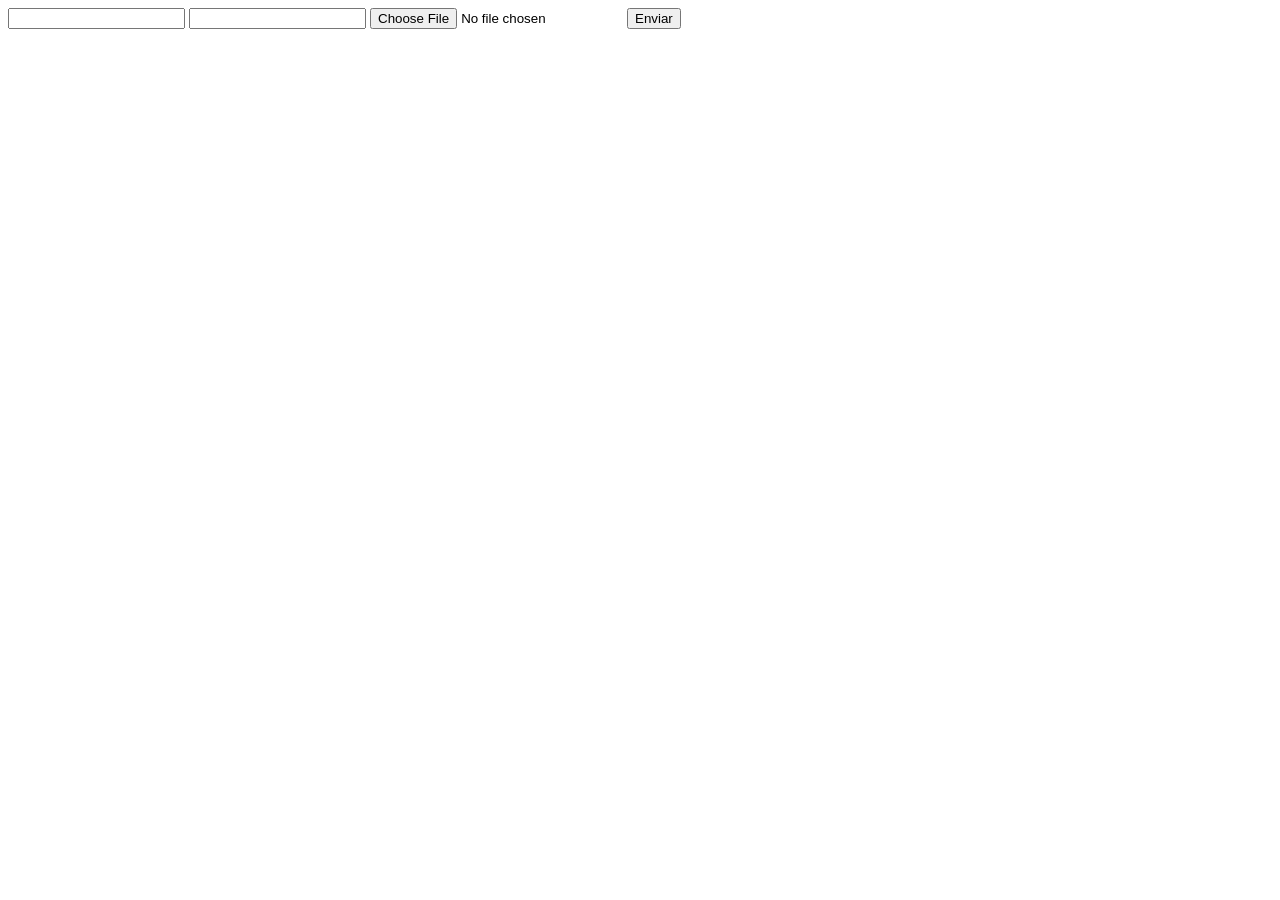
<file: DOCUMENTOS_DE_APOIO/exemplo_de_upload_de_arquivo/public/index.html>
<!DOCTYPE html>
<html lang="en">

<head>
  <meta charset="UTF-8">
  <meta http-equiv="X-UA-Compatible" content="IE=edge">
  <meta name="viewport" content="width=device-width, initial-scale=1.0">
  <title>Upload</title>
</head>

<body>

  <div>
    <input name="nome" id="nome" type="text" />
    <input name="email" id="email" type="url" />
    <input name="foto" id="foto" type="file" />
    <button onclick="enviar()">Enviar</button>
  </div>

  <div id="container"></div>
</body>

</html>

<script>
  function enviar() {
    const formData = new FormData();
    formData.append('foto', foto.files[0])
    formData.append('nome', nome.value)
    formData.append('email', email.value)

    fetch("/usuarios/cadastro", {
      method: "POST",
      body: formData
    })
      .then(res => {
        window.location = "./perfil.html"
      })
      .catch(err => {
        console.log(err);
      })
  }
</script>
</file>
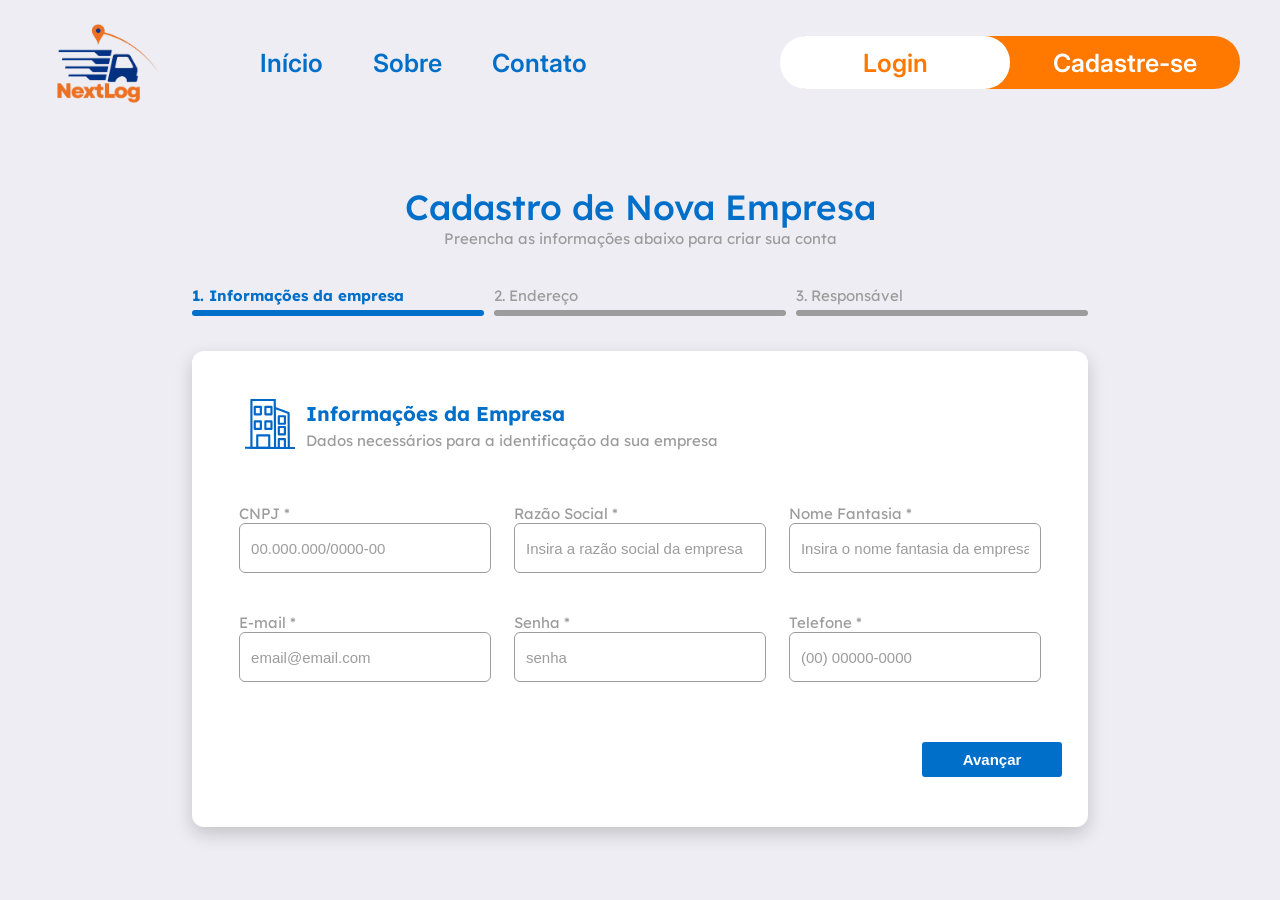
<file: public/cadastro.html>
<!DOCTYPE html>
<html lang="PT-BR">

<head>
  <meta charset="UTF-8">
  <meta name="viewport" content="width=device-width, initial-scale=1.0">
  <title>Cadastro</title>
  <link rel="stylesheet" href="css/global.css">
  <link rel="stylesheet" href="css/cadastro.css">
</head>

<body>
  <div class="nav1" id="navbar">
   
  </div>
  <div class="conteudo-preLogin">

    <div class="titulo">
      <h1>Cadastro de Nova Empresa</h1>
    </div>

    <div class="texto">
      <p>Preencha as informações abaixo para criar sua conta</p>
    </div>

    <div class="etapas">

      <div class="etapa">
        <span id="etapa1" class="etapa-atual">
          1. Informações da empresa
        </span>
      <div class="barra-atual" id="barra1"></div>
      </div>

    <div class="etapa">
        <span id="etapa2">
          2. Endereço 
        </span>
        <div class="barra" id="barra2"></div>
     </div>

     <div class="etapa">
        <span id="etapa3">
          3. Responsável
        </span>
     <div class="barra" id="barra3"></div>
     </div>
     </div>

    </div>
    
    <div class="card-cadastro">

    <form id="formCadastro">

    <div id="conteudo-informacoes">
    <div class="card-cabecalho">
    <div class="icone">
    <img src="./assets/icon/empresa.svg">
    </div>

    <div class="texto-card">

    <h2>Informações da Empresa</h2>

    <p>Dados necessários para a identificação da sua empresa</p>

    </div>
    </div>

    <div class="formulario-cadastro">

    <div class="campo">

      <h4>CNPJ *</h4>
        
      <input type="text" id="input_cnpj" placeholder="00.000.000/0000-00">

    </div>

      <div class="campo">
        
       <h4>Razão Social *</h4>
        
        <input type="text" id="input_razao" placeholder="Insira a razão social da empresa">

      </div>

      <div class="campo">

        <h4>Nome Fantasia *</h4>
        
        <input type="text" id="input_nomefantasia" placeholder="Insira o nome fantasia da empresa">

      </div>

       <div class="campo">

        <h4>E-mail *</h4>
        
        <input type="text" id="input_email" placeholder="email@email.com">

      </div>

      <div class="campo">

       <h4>Senha *</h4>
        
        <input type="password" id="input_senha" placeholder="senha">

      </div>

      <div class="campo">

        <h4>Telefone *</h4>
        
        <input type="text" id="input_telefone" placeholder="(00) 00000-0000">

      </div>

    </div>

    <div class="botoes">
      <button type="button" class="botao-avancar"onclick="avancar()">Avançar</button>
    </div>
    </div>
   
    <div id="conteudo-endereco" style="display:none;">
    <div class="card-cabecalho">
    <div class="icone">
    <img src="./assets/icon/localizacao.svg">
    </div>

    <div class="texto-card">

      <h2>Endereço da empresa</h2>

      <p>Dados necessários para a identificação da sua empresa</p>

      </div>
    </div>
    <div class="formulario-cadastro">

      <div class="campo">
        <h4>CEP</h4>
        <input type="text" id="input_cep" placeholder="00000-00">
      </div>

      <div class="campo">
        <h4>Logradouro</h4>
        <input type="text" id="input_logradouro" placeholder="Insira o logradouro da empresa">
      </div>

      <div class="campo">
        <h4>Número</h4>
        <input type="text" id="input_numero"placeholder="000">
      </div>

      <div class="campo">
        <h4>Complemento (opcional)</h4>
        <input type="text" id="input_complemento" placeholder="000">
      </div>

      <div class="campo">
        <h4>Bairro</h4>
        <input type="text" id="input_bairro" placeholder="Insira o bairro da empresa">
      </div>

      <div class="campo">
        <h4>Cidade</h4>
        <input type="text" id="input_cidade" placeholder="Insira cidade da empresa">
      </div>
      </div>

    <div class="botoes">
      <button type="button" class="botao-volta" onclick="voltar()">Voltar</button>
    
      <button type="button" class="botao-avancar" onclick="avancar2()">Avançar</button>
    </div>
    </div>

    <div id="conteudo-responsavel" style="display:none;">

      <div class="card-cabecalho">
      <div class="icone">
      <img src="./assets/icon/responsavel.svg">
      </div>

     <div class="texto-card">

       <h2>Responsável</h2>

      <p>Dados necessários para a identificação da sua empresa</p>
       </div>
       </div>

    <div class="formulario-cadastro">

      <div class="campo">
        <h4>CPF</h4>
        <input type="text" id="input_cpf" placeholder="00000-00">
      </div>

      <div class="campo">
        <h4>Nome</h4>
        <input type="text" id="input_nomeresponsavel" placeholder="Insira nome do responsável ">
      </div>

      <div class="campo">
        <h4>E-mail</h4>
        <input type="text" id="input_emailresponsavel" placeholder="email@email.com">
      </div>

       <div class="campo">
        <h4>Telefone</h4>
        <input type="text" id="input_telefoneresponsavel" placeholder="(00) 00000-0000">
      </div>

       <div class="campo">
        <h4>Cargo</h4>
        <input type="text" id="input_cargo" placeholder="Insira cargo do responsável">
      </div>

       <div class="campo">
        <h4>Senha</h4>
        <input type="text" id="input_senharesponsavel" placeholder="senha">
      </div>
      </div>
      

      <div class="botoes">
      <button type="button" class="botao-volta" onclick="voltar2()">Voltar</button>

      <button type="button" class="botao-avancar" onclick="finalizar()">Finalizar</button>

      </div>

    </form>
    </div>

</body>
<script src="js/componentes/navbar.js"></script>
<script src="js/session.js"></script>
<script src="js/cadastro.js"></script>

</html>
</file>
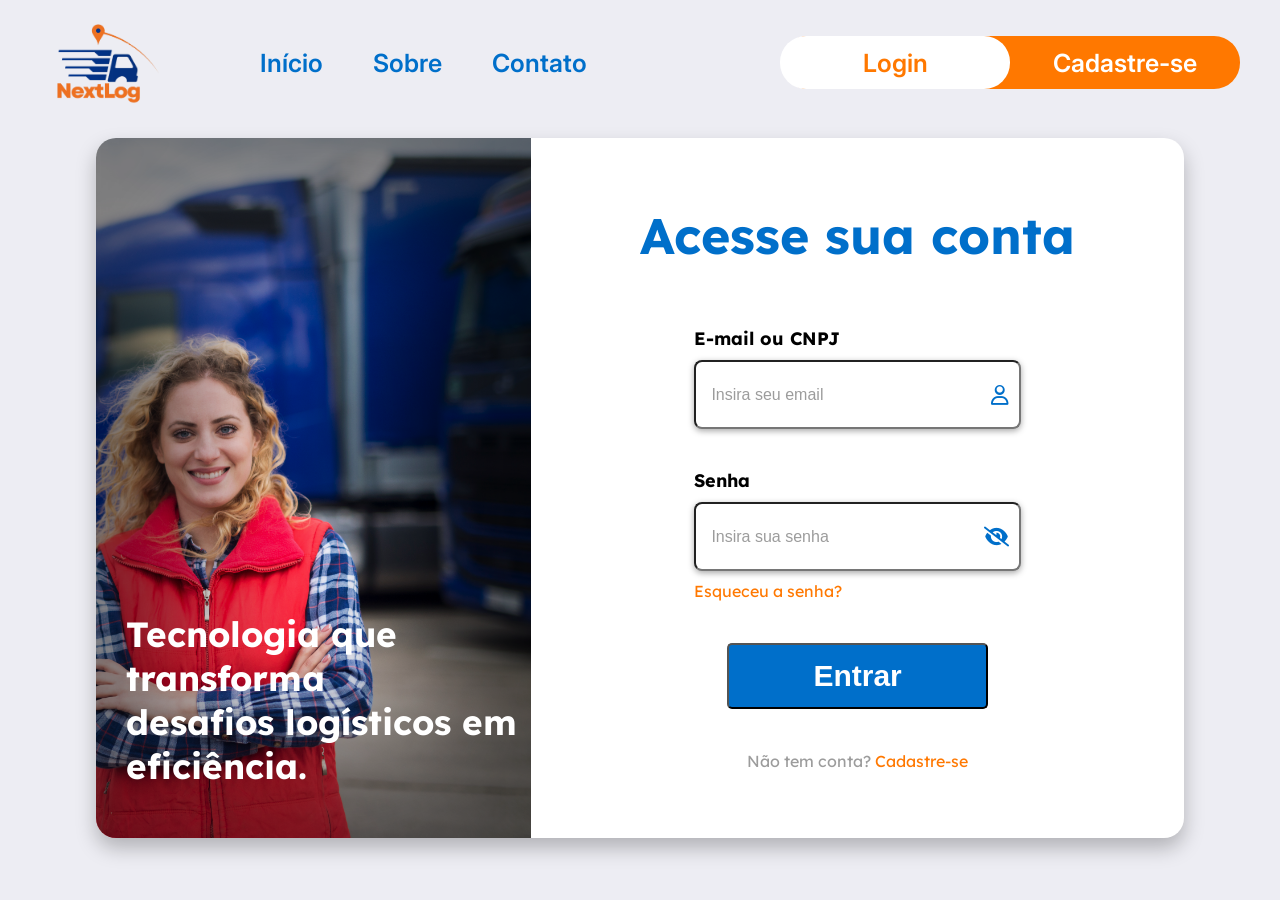
<file: public/login.html>
<!DOCTYPE html>
<html lang="pt-BR">

<head>
  <meta charset="UTF-8">
  <meta name="viewport" content="width=device-width, initial-scale=1.0">
  <title>Faça seu login</title>
  <link rel="stylesheet" href="css/global.css">
  <link rel="stylesheet" href="css/login.css">
</head>
<!-- Cada página possui seu próprio arquivo JS e CSS. Dê preferência ao uso dos arquivos existentes e, caso seja necessário, crie novos arquivos. -->

<body>
  <div class="nav1" id="navbar"></div>
  <main>
    <div class="quadrado-grande">
      <div class="quadrado-1">
        <img src="./assets/imgs/login.jpg" alt="" class="imagem">
        <span class="texto-eduardo">
          Tecnologia que transforma <br>
          desafios logísticos em eficiência. 
        </span>
      </div>
      <div class="quadrado-2">
        <div class="informacoes">
          <h1 class="titulo">
            Acesse sua conta
          </h1>
          <div class="campo">
            <label for="ipt_user" class="label-title">E-mail ou CNPJ</label>
            <div class="input-email-wrapper">
              <input type="text" id="ipt_user" class="input" placeholder="Insira seu email">
              <i class="fa-regular fa-user"></i>
            </div>
          </div>
          <div class="campo">
            <label for="ipt_password" class="label-title">Senha</label>
            <div class="input-senha-wrapper">
              <input type="password" id="ipt_password" class="input" placeholder="Insira sua senha">
              <i class="fa-solid fa-eye-slash" id="toggle-senha"></i>
            </div>
            <a href="" class="links">Esqueceu a senha?</a>
          </div>
          <div class="campo-entrar">
            <button id="botao_entrar" class="botao-entrar">
              <h2 class="titulo-botao">
                Entrar
              </h2>
            </button>
          </div>
          <div class="campo-cadastrar">
            <span class="nao-tem">Não tem conta? </span><a href="cadastro.html" class="links">Cadastre-se</a>
          </div>
        </div>
      </div>
    </div>
  </main>

  <script src="js/componentes/navbar.js"></script>
  <script src="js/session.js"></script>
  <script src="js/login.js"></script>
</body>

</html>
</file>
<file: public/css/global.css>
@import url('https://fonts.googleapis.com/css2?family=Lexend+Deca&display=swap');
 @import url('https://fonts.googleapis.com/css2?family=Inter:wght@100..900&display=swap');
 @import url('https://cdnjs.cloudflare.com/ajax/libs/font-awesome/6.7.2/css/all.min.css');
 /* Este arquivo contem configurações de style dos componentes que estão presentes em varias telas 
 coloque apenas codigos que se repetem muito */

 /* Por favor usem as variaveis para facilitar a configuração do modo escuro  */
 /* Usem tbm o 'rem' inves do px, nas letras para facilitar a resposividade */
 * {
     --azul: #006FCA;
     --azulEscuro: #004D8D;
     --laranja: #FF7800;
     --fundo: #ededf3;
     --branco: #FFFFFF;
     --cinza: #9C9C9C;
     font-size: 1px;
     margin: 0px;

 }

 body {
     font-family: 'Lexend Deca', sans-serif;
     background-color: var(--fundo);

     * {
         font-size: 16rem;
     }
 }

 /* Usem tbm o 'rem' inves do 'px', nas letras para facilitar a resposividade */
 /*
 Exemplo de como usar 
 .componente{
    font-size: 30rem;
    background-color:var(--F6F6F6);
    color:var(--laranja);
    border-color:var(--azul);
 } */


 .nav1 {
     .menu {
         display: none;
     }

     font-family: 'Inter',
     sans-serif;
     display: flex;
     justify-content: space-between;
     align-items: center;
     padding-inline: 40px;
     padding-top: 20px;
     position: sticky;
     top: 0px;
     left: 0px;
     transition: 500ms;

     .esquerda {
         align-items: center;
         display: flex;
         gap: 100px;

         .logo {
             object-fit: cover;
             width: 120px;

             img {
                 display: block;
                 width: 100%;
                 height: 100%;
             }
         }

         .links {
             display: flex;
             gap: 50px;

             a {
                 text-decoration: none;
                 font-size: 25rem;
                 color: var(--azul);
                 font-weight: 600;
             }

             a:hover {
                 transform: translateY(-2px);
                 color: var(--laranja);
             }
         }
     }

     .entradas {
         background-color: var(--laranja);
         display: flex;
         border-radius: 26px;
         padding: 0px;
         margin: 0px;

         a {
             font-size: 25rem;
             width: 230px;
             display: flex;
             align-items: center;
             justify-content: center;
             height: 53px;
             border-radius: 26px;
             text-decoration: none;
             color: #fff;
             font-weight: 600;
             padding: 0px;
             margin: 0px;
         }

         .login {
             background-color: var(--branco);
             color: var(--laranja);
             margin-left: -2px;

         }



     }

     .entradas:has(.login:hover) {
         background-color: var(--branco);

         a {
             color: var(--laranja);
         }

         .login {
             background-color: var(--laranja);
             color: #fff;
         }
     }

 }

 .conteudo-preLogin {
     width: 100%;

 }

 main {
     display: flex;

     .main-posLogin {
         flex: 1;

         padding-inline: 20px;
         padding-top: 30px;

         .topo {
             display: flex;
             justify-content: space-between;

             .titulo {
                 color: var(--azulEscuro);
                 font-size: 40rem;
                 font-weight: 600;
             }

             .user {
                 display: flex;
                 align-items: center;
                 gap: 40px;

                 .userButton {
                     border-radius: 50%;
                     overflow: hidden;
                     width: 65px;
                     height: 65px;
                     display: flex;
                     align-items: center;
                     justify-content: center;

                     img {
                         object-fit: cover;
                         width: 100%;
                         height: 100%;
                     }
                 }

                 .buttonSair {
                     background-color: var(--laranja);
                     height: 40px;
                     width: 165px;
                     display: flex;
                     align-items: center;
                     justify-content: center;
                     text-decoration: none;
                     color: #fff;
                     font-size: 20px;
                     font-weight: 600;
                     border-radius: 5px;
                 }

                 .buttonSair:hover {
                     transform: translateY(-2px);
                     box-shadow: 0 4px 10px rgba(0, 0, 0, 0.15);

                 }
             }
         }
     }

     .conteudo {
         width: 100%;
         margin-top: 40px;
     }
 }

 .sidebar {
     box-sizing: border-box;
     display: flex;
     flex-direction: column;
     padding: 20px 15px;
     width: 400px;
     height: 100vh;
     position: sticky;
     top: 0px;
     left: 0px;

     .logo {
         object-fit: cover;
         width: 100px;

         img {
             display: block;
             width: 100%;
             height: 100%;
         }
     }

     .links {
         display: flex;
         flex-direction: column;
         gap: 40px;
         margin-top: 30px;

         .link {
             background-color: transparent;
             color: var(--cinza);
             padding-inline: 15px;
             display: flex;
             align-items: center;
             justify-content: start;
             border-radius: 25px;
             height: 60px;
             font-size: 26rem;
             text-decoration: none;
             font-weight: 500;
             gap: 10px;

             i {
                 font-size: 30px;
             }

             transition: 300ms;
         }

         :hover {
             background-color: #006fcad0;
             color: #fff;
         }

         .ativo {
             background-color: var(--azul);
             color: #fff;
         }
     }
 }

 @media (max-width: 800px) {
     .nav1 {
         z-index: 99;
         justify-content: start;
         padding-inline: 10px;
        align-items: center;
        height: 70px;
     padding-top: 0px;

         .menu {
             display: block;
             background-color: transparent;
             border: none;

             i {
                 font-size: 30rem;
                 color: var(--azulEscuro);
             }
         }

         .esquerda {
            order: 2;
           
              .logo {
                margin-left: 20px;
                margin-top: -10px;
             object-fit: cover;
             width: 70px;

             img {
                 display: block;
                 width: 100%;
                 height: 100%;
             }
         }
             .links {
                 display: none;
             }
         }

         .entradas {
            width: 230px;
            display: none;
             background-color: transparent;
            gap: 20px;
            margin-left: 20px;
             a {
                 font-size:17rem;
                 width:max-content;
                 color: var(--laranja);
             }
             
             .login {
                 background-color: transparent;
             }

       
         }
               .entradas:has(.login:hover) {
                 background-color:transparent;

                 a {
                     color: var(--laranja);
                 }

                 .login {
                     background-color: transparent;
                     color: var(--laranja);
                 }
             }
     }
 }
</file>
<file: public/css/cadastro.css>
.conteudo-preLogin{
   width:100%;
   box-sizing:border-box;
   padding-top: 70rem;
}

.titulo{
   text-align:center;
}

.titulo h1{
   color: var(--azul);
   font-size: 35rem;
   font-weight: 500;
   margin-top: 10rem;

}

.texto{
   text-align:center;
}

.texto p{
   color: var(--cinza);
   font-size: 15rem;
}

.etapas{
   width: 70%;
   margin: 38rem auto 35rem;
   display:flex;
   gap:10rem;
}

.etapa{
   flex:1;
}

.etapa span{
   display:block;
   color: var(--cinza);
   font-size: 15rem;
   margin-bottom: 5rem;
}

.etapa .etapa-atual {
   color: var(--azul);
   font-weight: bold;
}

.barras{
   display: flex;
   gap: 6rem;
}


.barra, .barra-atual{
   height: 6rem;
   flex: 1;
   border-radius: 10rem;
}

.barra{
   background-color: var(--cinza);
}

.barra-atual {
   background-color: var(--azul);
}

.card-cadastro{
   width: 70%;
   min-height: 450rem;   
   margin: 0 auto;
   padding: 50rem 26rem; 
   box-sizing: border-box;  
   background-color: var(--branco);   
   border-radius: 12rem;   
   box-shadow: 0 7rem 18rem rgba(0, 0, 0, 0.18);
   position: relative;
}

.card-cabecalho {
   display: flex;
   align-items: center;
   gap: 12rem;
   margin-bottom: 27rem;
}

.icone {
   width: 34rem;
   height: 34rem;
   display: flex;
   align-items: center;
   justify-content: center;
   flex-shrink: 0;
   transform: translate(35rem, -15rem);
}

.icone img {
   width: 50rem;
   height: 50rem;
   object-fit: contain;
}

.texto-card{
   margin-left: 42rem;
   margin-bottom: 27rem;
}

.texto-card h2 {
   color: var(--azul);
   font-size: 20rem;
   margin-bottom: 5rem;
}

.texto-card p {
   color: var(--cinza);
   font-size: 15rem;
   margin:0;
}

.formulario-cadastro {
   width:95%;
   margin: 0 auto;
   display: grid;
   grid-template-columns:1fr 1fr 1fr;
   column-gap: 23rem;
   row-gap: 40rem;
}

.campo{
   width:100%;
   display: flex;
   flex-direction: column;
}

.campo h4{
   color: var(--cinza);
   font-size: 15rem;
   font-weight: 400;
   margin-bottom: 5;
}

.campo input {
   width: 100%;
   height: 50rem;
   box-sizing: border-box;
   padding: 0 11rem;
   background-color: var(--branco);
   border: 1rem solid var(--cinza);
   border-radius: 6rem;
   outline: none;
   color: var(--preto);
   font-size: 15rem;
}

.campo input::placeholder {
   color: var(--cinza);
}

.campo input:focus {
   border-color: var(--azul);
}

.botoes { 
   display: flex;
   justify-content: flex-end;
   align-items: center;
   gap: 30rem;
   margin-top: 60rem;
 }

 .botao-volta {
   border: none;
   background: none;
   color: var(--azul);
   font-size: 15rem;
   font-weight: bold;
   cursor: pointer;
   padding: 0;
 }

 .botao-volta:hover {
   opacity: 0.7; 
   }

 .botao-avancar { 
   width: 140rem;
   height: 35rem;
   border: none;
   border-radius: 3rem;
   background-color: var(--azul);
   color: var(--branco);
   font-size: 15rem;
   font-weight: bold;
   cursor: pointer;
   }

   .botao-avancar:hover {
   opacity: 0.9;
   }

.botao {
   display: flex;
   justify-content: flex-end;
   margin-top: 20rem;
}


.botao button {
   width: 140rem;
   height: 35rem;
   border: none;
   border-radius: 3rem;
   background-color: var(--azul);
   color: var(--branco);
   font-size: 15rem;
   font-weight: bold;
   cursor: pointer;
}


.botao button:hover {
   opacity: 0.9;
}

@media (max-width: 800px) {
   .etapas,
   .card-cadastro {
   width: 90%;
   }

}

@media (max-width: 600px) {

   .conteudo-preLogin {
   padding-top: 32rem;
   }

   .titulo h1 {
   font-size: 22rem;
   }
   .etapa{
     span{
       font-size: 8rem;
     }
   }

   .formulario-cadastro {
   grid-template-columns: 1fr;
   }

   .card-cadastro {
   padding: 20rem;
   }

   .etapas {
   margin-top: 29rem;
   }
   }
</file>
<file: public/css/login.css>
/* Por favor usem as variaveis para facilitar a configuração do modo escuro  */
 /* Usem tbm o 'rem' inves do px, nas letras para facilitar a resposividade */
 
 /*
 Exemplo de como usar as variaveis de cor e o rem
 .componente{
    font-size: 30rem;
    background-color:var(--F6F6F6);
    color:var(--laranja);
    border-color:var(--azul);
 } 
As variaveis estão declaradas no arquivo global.css
Não é necessário copiar as variaveis aqui ,apenas use o var(--variavel);
    
 */

 body {
   display: flex;
   flex-direction: column;
   min-height: 100vh;
   background-color: var(--fundo);
 }

 main {
   flex: 1;
   display: flex;
   justify-content: center;
   align-items: center;
   
   .quadrado-grande {
      
      display: flex;
      flex-direction: row;
      height: 700rem;
      width: 85%;
      margin-bottom: 30rem;
      background-color: var(--branco);
      border-radius: 20rem;
      box-shadow: 0 10rem 20rem rgba(0, 0, 0, 0.25);
      
      .quadrado-1 {
         display: flex;
         width: 40%;
         overflow: hidden;
         border-radius: 20rem 0 0 20rem;
         position: relative;
         align-items: end;

         .imagem {
            height: 100%;
            width: 100%;
            object-fit: cover;
            object-position: right center;
            display: block;
         }

         .texto-eduardo {
            position: absolute;
            margin: 0 0 50rem 30rem;
            font-size: 35rem;
            font-weight: bold;
            color: var(--branco);
            z-index: 1;
         }

         &::after {
            content: '';
            position: absolute;
            inset: 0;
            box-shadow: inset 0 0 120rem 100rem rgba(0, 0, 0, 0.5);
         }
      }

      .quadrado-2 {
         display: flex;
         justify-content: center;
         align-items: center;
         width: 60%;

         .informacoes {
            display: flex;
            flex-direction: column;
            justify-content: center;
            align-items: center;
            height: 100%;
            width: 100%;
            gap: 40rem;

            .titulo {
               font-size: 50rem;
               color: var(--azul);
               margin-bottom: 20rem;
            }

            .links {
               color: var(--laranja);
               text-decoration: none;
            }

            .links:hover {
               text-decoration: underline;
            }

            .campo {
               display: flex;
               flex-direction: column;
               width: 50%;
               gap: 10rem;

               .label-title {
                  font-size: 18rem;
                  font-weight: bold;
               }

               .input-senha-wrapper {
                  position: relative;
                  display: flex;
                  align-items: center;

                  .input {
                     display: flex;
                     width: 100%;
                     border-radius: 4rem;
                     height: 45rem;
                     border-radius: 8rem;
                     box-shadow: 0 2rem 6rem rgba(0, 0, 0, 0.35);
                     padding: 10rem 15rem;
                     padding-right: 40rem;
                  }

                  #toggle-senha {
                     position: absolute;
                     right: 12rem;
                     color: var(--azul);
                     cursor: pointer;
                  }

                  i {
                     position: absolute;
                     right: 12rem;
                     color: var(--azul);
                     font-size: 20rem;
                  }
               }

               .input-email-wrapper {
                  position: relative;
                  display: flex;
                  align-items: center;

                  .input {
                     width: 100%;
                     padding-right: 40rem; /* espaço pro ícone não ficar em cima do texto */
                  }

                  i {
                     position: absolute;
                     right: 12rem;
                     color: var(--azul);
                     font-size: 20rem;
                  }
               }

               .input {
                  display: flex;
                  border-radius: 4rem;
                  height: 45rem;
                  border-radius: 8rem;
                  box-shadow: 0 2rem 6rem rgba(0, 0, 0, 0.35);
                  padding: 10rem 15rem;
               }

               .input:focus {
                  outline: none;
               }

               .input::placeholder {
                  color: var(--cinza);
               }
            }

            .campo-entrar {
               display: flex;
               align-items: center;
               justify-content: center;
               height: 10%;
               width: 100%;

               .botao-entrar {
                  display: flex;
                  justify-content: center;
                  align-items: center;
                  height: 95%;
                  width: 40%;
                  border-radius: 5rem;
                  color: var(--branco);
                  background-color: var(--azul);

                  .titulo-botao {
                     font-size: 30rem;
                  }
               }

               .botao-entrar:hover {
                  background-color: var(--laranja);
                  transition: 300ms;
                  box-shadow: 0 4rem 8rem rgba(0, 0, 0, 0.30);
               }
            }

            .campo-cadastrar {
               color: var(--cinza);
            }
         }
      }
   }
 }

 /* ===== Responsivo ===== */

@media (max-width: 800px) {
   main .quadrado-grande {
      width: 90%;
   }
}

@media (max-width: 600px) {
   main {
      padding: 20rem 0;
      align-items: flex-start;
   }

   main .quadrado-grande {
      flex-direction: column;
      width: 90%;
      height: auto;
      margin-bottom: 20rem;
   }

   main .quadrado-grande .quadrado-1 {
      width: 100%;
      height: 160rem;
      border-radius: 20rem 20rem 0 0;
   }

   main .quadrado-grande .quadrado-1 .imagem {
      object-position: center;
   }

   main .quadrado-grande .quadrado-1 .texto-eduardo {
      font-size: 18rem;
      margin: 0 0 18rem 18rem;
   }

   main .quadrado-grande .quadrado-2 {
      width: 100%;
      padding: 32rem 0;
   }

   main .quadrado-grande .quadrado-2 .informacoes {
      gap: 24rem;
   }

   main .quadrado-grande .quadrado-2 .informacoes .titulo {
      font-size: 24rem;
      margin-bottom: 0;
   }

   main .quadrado-grande .quadrado-2 .informacoes .campo {
      width: 88%;
   }

   main .quadrado-grande .quadrado-2 .informacoes .campo-entrar {
      height: auto;
   }

   main .quadrado-grande .quadrado-2 .informacoes .campo-entrar .botao-entrar {
      width: 88%;
      height: 48rem;
   }

   main .quadrado-grande .quadrado-2 .informacoes .campo-entrar .botao-entrar .titulo-botao {
      font-size: 22rem;
   }
}
</file>
